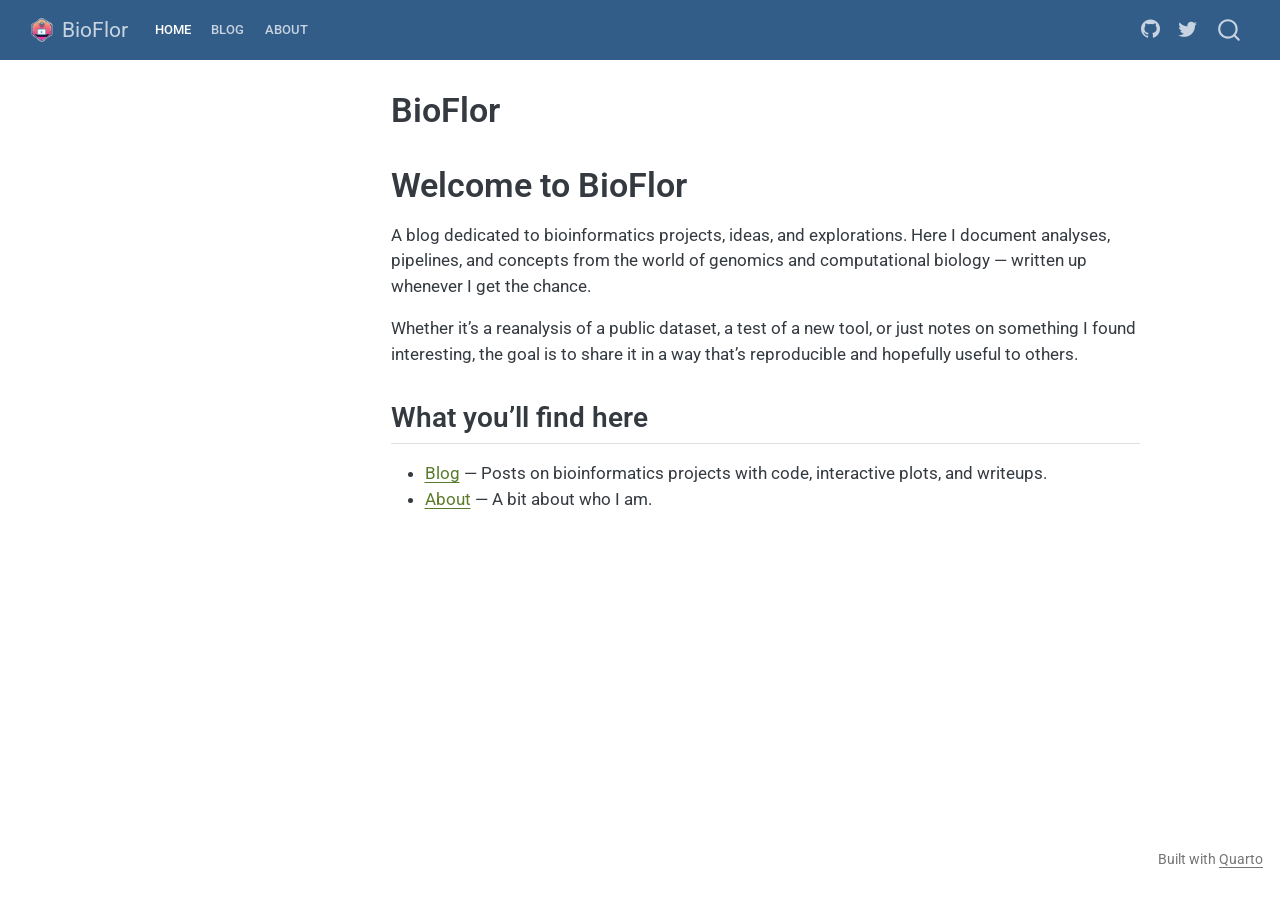
<file: index.html>
<!DOCTYPE html>
<html xmlns="http://www.w3.org/1999/xhtml" lang="en" xml:lang="en"><head>

<meta charset="utf-8">
<meta name="generator" content="quarto-1.9.30">

<meta name="viewport" content="width=device-width, initial-scale=1.0, user-scalable=yes">


<title>BioFlor</title>
<style>
/* Default styles provided by pandoc.
** See https://pandoc.org/MANUAL.html#variables-for-html for config info.
*/
code{white-space: pre-wrap;}
span.smallcaps{font-variant: small-caps;}
div.columns{display: flex; gap: min(4vw, 1.5em);}
div.column{flex: auto; overflow-x: auto;}
div.hanging-indent{margin-left: 1.5em; text-indent: -1.5em;}
ul.task-list{list-style: none;}
ul.task-list li input[type="checkbox"] {
  width: 0.8em;
  margin: 0 0.8em 0.2em -1em; /* quarto-specific, see https://github.com/quarto-dev/quarto-cli/issues/4556 */ 
  vertical-align: middle;
}
</style>


<script src="site_libs/quarto-nav/quarto-nav.js"></script>
<script src="site_libs/quarto-nav/headroom.min.js"></script>
<script src="site_libs/clipboard/clipboard.min.js"></script>
<script src="site_libs/quarto-search/autocomplete.umd.js"></script>
<script src="site_libs/quarto-search/fuse.min.js"></script>
<script src="site_libs/quarto-search/quarto-search.js"></script>
<meta name="quarto:offset" content="./">
<link href="./images/bioflor_logo_V1.png" rel="icon" type="image/png">
<script src="site_libs/quarto-html/quarto.js" type="module"></script>
<script src="site_libs/quarto-html/tabsets/tabsets.js" type="module"></script>
<script src="site_libs/quarto-html/popper.min.js"></script>
<script src="site_libs/quarto-html/tippy.umd.min.js"></script>
<script src="site_libs/quarto-html/anchor.min.js"></script>
<link href="site_libs/quarto-html/tippy.css" rel="stylesheet">
<link href="site_libs/quarto-html/quarto-syntax-highlighting-b6a8276bf55561bdbc268162d41bd1f7.css" rel="stylesheet" id="quarto-text-highlighting-styles">
<script src="site_libs/bootstrap/bootstrap.min.js"></script>
<link href="site_libs/bootstrap/bootstrap-icons.css" rel="stylesheet">
<link href="site_libs/bootstrap/bootstrap-2cbe0049f72db153ca2f2bc45e030628.min.css" rel="stylesheet" append-hash="true" id="quarto-bootstrap" data-mode="light">
<script id="quarto-search-options" type="application/json">{
  "location": "navbar",
  "copy-button": false,
  "collapse-after": 3,
  "panel-placement": "end",
  "type": "overlay",
  "limit": 50,
  "keyboard-shortcut": [
    "f",
    "/",
    "s"
  ],
  "show-item-context": false,
  "language": {
    "search-no-results-text": "No results",
    "search-matching-documents-text": "matching documents",
    "search-copy-link-title": "Copy link to search",
    "search-hide-matches-text": "Hide additional matches",
    "search-more-match-text": "more match in this document",
    "search-more-matches-text": "more matches in this document",
    "search-clear-button-title": "Clear",
    "search-text-placeholder": "",
    "search-detached-cancel-button-title": "Cancel",
    "search-submit-button-title": "Submit",
    "search-label": "Search"
  }
}</script>


</head>

<body class="floating nav-fixed fullcontent quarto-light">

<div id="quarto-search-results"></div>
  <header id="quarto-header" class="headroom fixed-top">
    <nav class="navbar navbar-expand-lg " data-bs-theme="dark">
      <div class="navbar-container container-fluid">
      <div class="navbar-brand-container mx-auto">
    <a href="./index.html" class="navbar-brand navbar-brand-logo">
    <img src="./images/bioflor_logo_V1.png" alt="" class="navbar-logo light-content">
    <img src="./images/bioflor_logo_V1.png" alt="" class="navbar-logo dark-content">
    </a>
    <a class="navbar-brand" href="./index.html">
    <span class="navbar-title">BioFlor</span>
    </a>
  </div>
            <div id="quarto-search" class="" title="Search"></div>
          <button class="navbar-toggler" type="button" data-bs-toggle="collapse" data-bs-target="#navbarCollapse" aria-controls="navbarCollapse" role="menu" aria-expanded="false" aria-label="Toggle navigation" onclick="if (window.quartoToggleHeadroom) { window.quartoToggleHeadroom(); }">
  <span class="navbar-toggler-icon"></span>
</button>
          <div class="collapse navbar-collapse" id="navbarCollapse">
            <ul class="navbar-nav navbar-nav-scroll me-auto">
  <li class="nav-item">
    <a class="nav-link active" href="./index.html" aria-current="page"> 
<span class="menu-text">Home</span></a>
  </li>  
  <li class="nav-item">
    <a class="nav-link" href="./blog/index.html"> 
<span class="menu-text">Blog</span></a>
  </li>  
  <li class="nav-item">
    <a class="nav-link" href="./about.html"> 
<span class="menu-text">About</span></a>
  </li>  
</ul>
            <ul class="navbar-nav navbar-nav-scroll ms-auto">
  <li class="nav-item compact">
    <a class="nav-link" href="https://github.com/TheGreatJack"> <i class="bi bi-github" role="img">
</i> 
<span class="menu-text"></span></a>
  </li>  
  <li class="nav-item compact">
    <a class="nav-link" href="https://twitter.com/AndrewPhill259"> <i class="bi bi-twitter" role="img">
</i> 
<span class="menu-text"></span></a>
  </li>  
</ul>
          </div> <!-- /navcollapse -->
            <div class="quarto-navbar-tools">
</div>
      </div> <!-- /container-fluid -->
    </nav>
</header>
<!-- content -->
<div id="quarto-content" class="quarto-container page-columns page-rows-contents page-layout-article page-navbar">
<!-- sidebar -->
  <nav id="quarto-sidebar" class="sidebar collapse collapse-horizontal quarto-sidebar-collapse-item sidebar-navigation floating overflow-auto">
    
</nav>
<div id="quarto-sidebar-glass" class="quarto-sidebar-collapse-item" data-bs-toggle="collapse" data-bs-target=".quarto-sidebar-collapse-item"></div>
<!-- margin-sidebar -->
    
<!-- main -->
<main class="content" id="quarto-document-content">

<header id="title-block-header" class="quarto-title-block default">
<div class="quarto-title">
<h1 class="title">BioFlor</h1>
</div>



<div class="quarto-title-meta">

    
  
    
  </div>
  


</header>


<section id="welcome-to-bioflor" class="level1">
<h1>Welcome to BioFlor</h1>
<p>A blog dedicated to bioinformatics projects, ideas, and explorations. Here I document analyses, pipelines, and concepts from the world of genomics and computational biology — written up whenever I get the chance.</p>
<p>Whether it’s a reanalysis of a public dataset, a test of a new tool, or just notes on something I found interesting, the goal is to share it in a way that’s reproducible and hopefully useful to others.</p>
<section id="what-youll-find-here" class="level2">
<h2 class="anchored" data-anchor-id="what-youll-find-here">What you’ll find here</h2>
<ul>
<li><strong><a href="./blog/index.html">Blog</a></strong> — Posts on bioinformatics projects with code, interactive plots, and writeups.</li>
<li><strong><a href="./about.html">About</a></strong> — A bit about who I am.</li>
</ul>


</section>
</section>

</main> <!-- /main -->
<script id="quarto-html-after-body" type="application/javascript">
  window.document.addEventListener("DOMContentLoaded", function (event) {
    const icon = "";
    const anchorJS = new window.AnchorJS();
    anchorJS.options = {
      placement: 'right',
      icon: icon
    };
    anchorJS.add('.anchored');
    const isCodeAnnotation = (el) => {
      for (const clz of el.classList) {
        if (clz.startsWith('code-annotation-')) {                     
          return true;
        }
      }
      return false;
    }
    const onCopySuccess = function(e) {
      // button target
      const button = e.trigger;
      // don't keep focus
      button.blur();
      // flash "checked"
      button.classList.add('code-copy-button-checked');
      var currentTitle = button.getAttribute("title");
      button.setAttribute("title", "Copied!");
      let tooltip;
      if (window.bootstrap) {
        button.setAttribute("data-bs-toggle", "tooltip");
        button.setAttribute("data-bs-placement", "left");
        button.setAttribute("data-bs-title", "Copied!");
        tooltip = new bootstrap.Tooltip(button, 
          { trigger: "manual", 
            customClass: "code-copy-button-tooltip",
            offset: [0, -8]});
        tooltip.show();    
      }
      setTimeout(function() {
        if (tooltip) {
          tooltip.hide();
          button.removeAttribute("data-bs-title");
          button.removeAttribute("data-bs-toggle");
          button.removeAttribute("data-bs-placement");
        }
        button.setAttribute("title", currentTitle);
        button.classList.remove('code-copy-button-checked');
      }, 1000);
      // clear code selection
      e.clearSelection();
    }
    const getTextToCopy = function(trigger) {
      const outerScaffold = trigger.parentElement.cloneNode(true);
      const codeEl = outerScaffold.querySelector('code');
      for (const childEl of codeEl.children) {
        if (isCodeAnnotation(childEl)) {
          childEl.remove();
        }
      }
      return codeEl.innerText;
    }
    const clipboard = new window.ClipboardJS('.code-copy-button:not([data-in-quarto-modal])', {
      text: getTextToCopy
    });
    clipboard.on('success', onCopySuccess);
    if (window.document.getElementById('quarto-embedded-source-code-modal')) {
      const clipboardModal = new window.ClipboardJS('.code-copy-button[data-in-quarto-modal]', {
        text: getTextToCopy,
        container: window.document.getElementById('quarto-embedded-source-code-modal')
      });
      clipboardModal.on('success', onCopySuccess);
    }
      var localhostRegex = new RegExp(/^(?:http|https):\/\/localhost\:?[0-9]*\//);
      var mailtoRegex = new RegExp(/^mailto:/);
        var filterRegex = new RegExp("https:\/\/thegreatjack\.github\.io\/");
      var isInternal = (href) => {
          return filterRegex.test(href) || localhostRegex.test(href) || mailtoRegex.test(href);
      }
      // Inspect non-navigation links and adorn them if external
     var links = window.document.querySelectorAll('a[href]:not(.nav-link):not(.navbar-brand):not(.toc-action):not(.sidebar-link):not(.sidebar-item-toggle):not(.pagination-link):not(.no-external):not([aria-hidden]):not(.dropdown-item):not(.quarto-navigation-tool):not(.about-link)');
      for (var i=0; i<links.length; i++) {
        const link = links[i];
        if (!isInternal(link.href)) {
          // undo the damage that might have been done by quarto-nav.js in the case of
          // links that we want to consider external
          if (link.dataset.originalHref !== undefined) {
            link.href = link.dataset.originalHref;
          }
        }
      }
    function tippyHover(el, contentFn, onTriggerFn, onUntriggerFn) {
      const config = {
        allowHTML: true,
        maxWidth: 500,
        delay: 100,
        arrow: false,
        appendTo: function(el) {
            return el.parentElement;
        },
        interactive: true,
        interactiveBorder: 10,
        theme: 'quarto',
        placement: 'bottom-start',
      };
      if (contentFn) {
        config.content = contentFn;
      }
      if (onTriggerFn) {
        config.onTrigger = onTriggerFn;
      }
      if (onUntriggerFn) {
        config.onUntrigger = onUntriggerFn;
      }
      window.tippy(el, config); 
    }
    const noterefs = window.document.querySelectorAll('a[role="doc-noteref"]');
    for (var i=0; i<noterefs.length; i++) {
      const ref = noterefs[i];
      tippyHover(ref, function() {
        // use id or data attribute instead here
        let href = ref.getAttribute('data-footnote-href') || ref.getAttribute('href');
        try { href = new URL(href).hash; } catch {}
        const id = href.replace(/^#\/?/, "");
        const note = window.document.getElementById(id);
        if (note) {
          return note.innerHTML;
        } else {
          return "";
        }
      });
    }
    const xrefs = window.document.querySelectorAll('a.quarto-xref');
    const processXRef = (id, note) => {
      // Strip column container classes
      const stripColumnClz = (el) => {
        el.classList.remove("page-full", "page-columns");
        if (el.children) {
          for (const child of el.children) {
            stripColumnClz(child);
          }
        }
      }
      stripColumnClz(note)
      if (id === null || id.startsWith('sec-')) {
        // Special case sections, only their first couple elements
        const container = document.createElement("div");
        if (note.children && note.children.length > 2) {
          container.appendChild(note.children[0].cloneNode(true));
          for (let i = 1; i < note.children.length; i++) {
            const child = note.children[i];
            if (child.tagName === "P" && child.innerText === "") {
              continue;
            } else {
              container.appendChild(child.cloneNode(true));
              break;
            }
          }
          if (window.Quarto?.typesetMath) {
            window.Quarto.typesetMath(container);
          }
          return container.innerHTML
        } else {
          if (window.Quarto?.typesetMath) {
            window.Quarto.typesetMath(note);
          }
          return note.innerHTML;
        }
      } else {
        // Remove any anchor links if they are present
        const anchorLink = note.querySelector('a.anchorjs-link');
        if (anchorLink) {
          anchorLink.remove();
        }
        if (window.Quarto?.typesetMath) {
          window.Quarto.typesetMath(note);
        }
        if (note.classList.contains("callout")) {
          return note.outerHTML;
        } else {
          return note.innerHTML;
        }
      }
    }
    for (var i=0; i<xrefs.length; i++) {
      const xref = xrefs[i];
      tippyHover(xref, undefined, function(instance) {
        instance.disable();
        let url = xref.getAttribute('href');
        let hash = undefined; 
        if (url.startsWith('#')) {
          hash = url;
        } else {
          try { hash = new URL(url).hash; } catch {}
        }
        if (hash) {
          const id = hash.replace(/^#\/?/, "");
          const note = window.document.getElementById(id);
          if (note !== null) {
            try {
              const html = processXRef(id, note.cloneNode(true));
              instance.setContent(html);
            } finally {
              instance.enable();
              instance.show();
            }
          } else {
            // See if we can fetch this
            fetch(url.split('#')[0])
            .then(res => res.text())
            .then(html => {
              const parser = new DOMParser();
              const htmlDoc = parser.parseFromString(html, "text/html");
              const note = htmlDoc.getElementById(id);
              if (note !== null) {
                const html = processXRef(id, note);
                instance.setContent(html);
              } 
            }).finally(() => {
              instance.enable();
              instance.show();
            });
          }
        } else {
          // See if we can fetch a full url (with no hash to target)
          // This is a special case and we should probably do some content thinning / targeting
          fetch(url)
          .then(res => res.text())
          .then(html => {
            const parser = new DOMParser();
            const htmlDoc = parser.parseFromString(html, "text/html");
            const note = htmlDoc.querySelector('main.content');
            if (note !== null) {
              // This should only happen for chapter cross references
              // (since there is no id in the URL)
              // remove the first header
              if (note.children.length > 0 && note.children[0].tagName === "HEADER") {
                note.children[0].remove();
              }
              const html = processXRef(null, note);
              instance.setContent(html);
            } 
          }).finally(() => {
            instance.enable();
            instance.show();
          });
        }
      }, function(instance) {
      });
    }
        let selectedAnnoteEl;
        const selectorForAnnotation = ( cell, annotation) => {
          let cellAttr = 'data-code-cell="' + cell + '"';
          let lineAttr = 'data-code-annotation="' +  annotation + '"';
          const selector = 'span[' + cellAttr + '][' + lineAttr + ']';
          return selector;
        }
        const selectCodeLines = (annoteEl) => {
          const doc = window.document;
          const targetCell = annoteEl.getAttribute("data-target-cell");
          const targetAnnotation = annoteEl.getAttribute("data-target-annotation");
          const annoteSpan = window.document.querySelector(selectorForAnnotation(targetCell, targetAnnotation));
          const lines = annoteSpan.getAttribute("data-code-lines").split(",");
          const lineIds = lines.map((line) => {
            return targetCell + "-" + line;
          })
          let top = null;
          let height = null;
          let parent = null;
          if (lineIds.length > 0) {
              //compute the position of the single el (top and bottom and make a div)
              const el = window.document.getElementById(lineIds[0]);
              top = el.offsetTop;
              height = el.offsetHeight;
              parent = el.parentElement.parentElement;
            if (lineIds.length > 1) {
              const lastEl = window.document.getElementById(lineIds[lineIds.length - 1]);
              const bottom = lastEl.offsetTop + lastEl.offsetHeight;
              height = bottom - top;
            }
            if (top !== null && height !== null && parent !== null) {
              // cook up a div (if necessary) and position it 
              let div = window.document.getElementById("code-annotation-line-highlight");
              if (div === null) {
                div = window.document.createElement("div");
                div.setAttribute("id", "code-annotation-line-highlight");
                div.style.position = 'absolute';
                parent.appendChild(div);
              }
              div.style.top = top - 2 + "px";
              div.style.height = height + 4 + "px";
              div.style.left = 0;
              let gutterDiv = window.document.getElementById("code-annotation-line-highlight-gutter");
              if (gutterDiv === null) {
                gutterDiv = window.document.createElement("div");
                gutterDiv.setAttribute("id", "code-annotation-line-highlight-gutter");
                gutterDiv.style.position = 'absolute';
                const codeCell = window.document.getElementById(targetCell);
                const gutter = codeCell.querySelector('.code-annotation-gutter');
                gutter.appendChild(gutterDiv);
              }
              gutterDiv.style.top = top - 2 + "px";
              gutterDiv.style.height = height + 4 + "px";
            }
            selectedAnnoteEl = annoteEl;
          }
        };
        const unselectCodeLines = () => {
          const elementsIds = ["code-annotation-line-highlight", "code-annotation-line-highlight-gutter"];
          elementsIds.forEach((elId) => {
            const div = window.document.getElementById(elId);
            if (div) {
              div.remove();
            }
          });
          selectedAnnoteEl = undefined;
        };
          // Handle positioning of the toggle
      window.addEventListener(
        "resize",
        throttle(() => {
          elRect = undefined;
          if (selectedAnnoteEl) {
            selectCodeLines(selectedAnnoteEl);
          }
        }, 10)
      );
      function throttle(fn, ms) {
      let throttle = false;
      let timer;
        return (...args) => {
          if(!throttle) { // first call gets through
              fn.apply(this, args);
              throttle = true;
          } else { // all the others get throttled
              if(timer) clearTimeout(timer); // cancel #2
              timer = setTimeout(() => {
                fn.apply(this, args);
                timer = throttle = false;
              }, ms);
          }
        };
      }
        // Attach click handler to the DT
        const annoteDls = window.document.querySelectorAll('dt[data-target-cell]');
        for (const annoteDlNode of annoteDls) {
          annoteDlNode.addEventListener('click', (event) => {
            const clickedEl = event.target;
            if (clickedEl !== selectedAnnoteEl) {
              unselectCodeLines();
              const activeEl = window.document.querySelector('dt[data-target-cell].code-annotation-active');
              if (activeEl) {
                activeEl.classList.remove('code-annotation-active');
              }
              selectCodeLines(clickedEl);
              clickedEl.classList.add('code-annotation-active');
            } else {
              // Unselect the line
              unselectCodeLines();
              clickedEl.classList.remove('code-annotation-active');
            }
          });
        }
    const findCites = (el) => {
      const parentEl = el.parentElement;
      if (parentEl) {
        const cites = parentEl.dataset.cites;
        if (cites) {
          return {
            el,
            cites: cites.split(' ')
          };
        } else {
          return findCites(el.parentElement)
        }
      } else {
        return undefined;
      }
    };
    var bibliorefs = window.document.querySelectorAll('a[role="doc-biblioref"]');
    for (var i=0; i<bibliorefs.length; i++) {
      const ref = bibliorefs[i];
      const citeInfo = findCites(ref);
      if (citeInfo) {
        tippyHover(citeInfo.el, function() {
          var popup = window.document.createElement('div');
          citeInfo.cites.forEach(function(cite) {
            var citeDiv = window.document.createElement('div');
            citeDiv.classList.add('hanging-indent');
            citeDiv.classList.add('csl-entry');
            var biblioDiv = window.document.getElementById('ref-' + cite);
            if (biblioDiv) {
              citeDiv.innerHTML = biblioDiv.innerHTML;
            }
            popup.appendChild(citeDiv);
          });
          return popup.innerHTML;
        });
      }
    }
  });
  </script>
</div> <!-- /content -->
<footer class="footer">
  <div class="nav-footer">
    <div class="nav-footer-left">
      &nbsp;
    </div>   
    <div class="nav-footer-center">
      &nbsp;
    </div>
    <div class="nav-footer-right">
<p>Built with <a href="https://quarto.org/">Quarto</a></p>
</div>
  </div>
</footer>




</body></html>
</file>
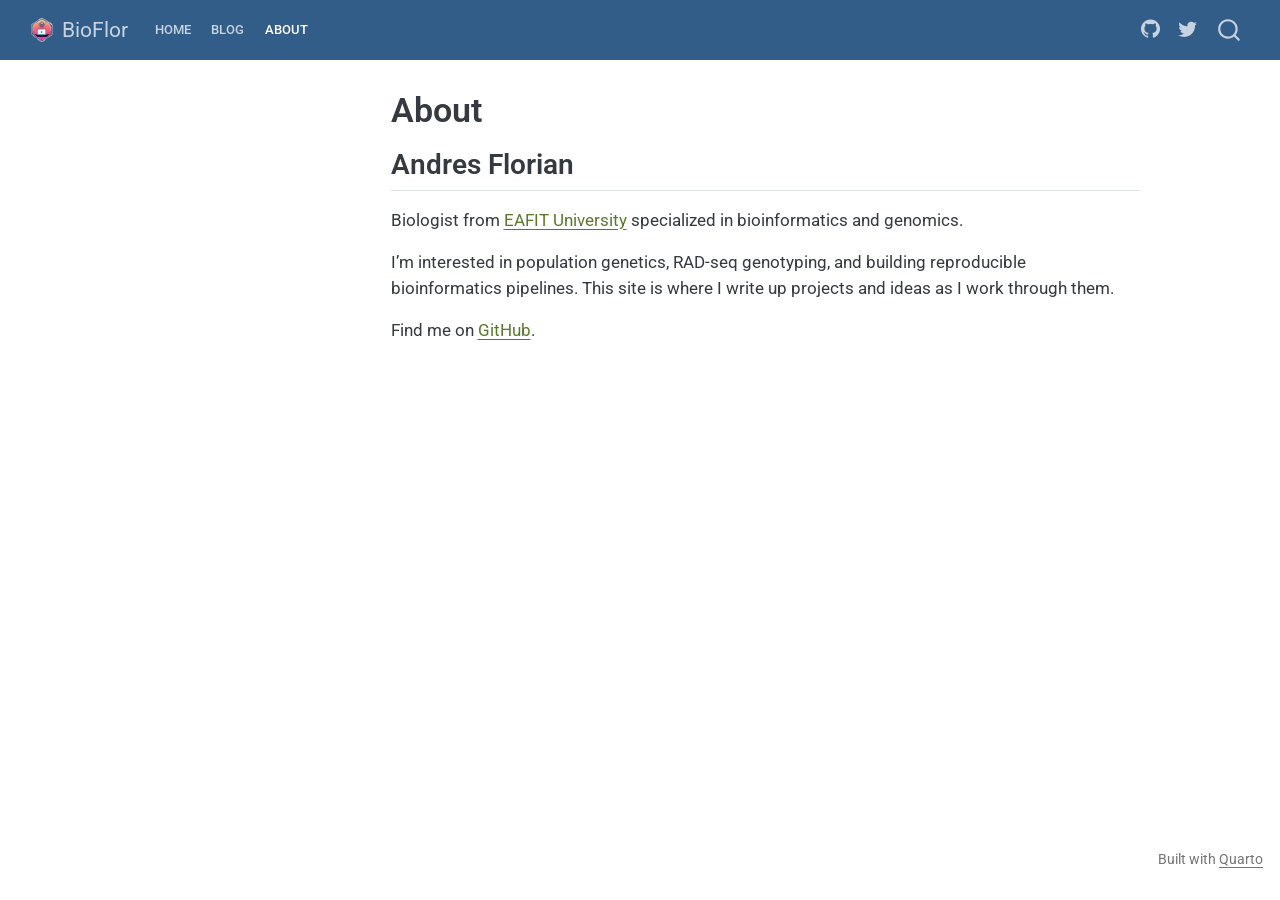
<file: about.html>
<!DOCTYPE html>
<html xmlns="http://www.w3.org/1999/xhtml" lang="en" xml:lang="en"><head>

<meta charset="utf-8">
<meta name="generator" content="quarto-1.9.30">

<meta name="viewport" content="width=device-width, initial-scale=1.0, user-scalable=yes">


<title>About – BioFlor</title>
<style>
/* Default styles provided by pandoc.
** See https://pandoc.org/MANUAL.html#variables-for-html for config info.
*/
code{white-space: pre-wrap;}
span.smallcaps{font-variant: small-caps;}
div.columns{display: flex; gap: min(4vw, 1.5em);}
div.column{flex: auto; overflow-x: auto;}
div.hanging-indent{margin-left: 1.5em; text-indent: -1.5em;}
ul.task-list{list-style: none;}
ul.task-list li input[type="checkbox"] {
  width: 0.8em;
  margin: 0 0.8em 0.2em -1em; /* quarto-specific, see https://github.com/quarto-dev/quarto-cli/issues/4556 */ 
  vertical-align: middle;
}
</style>


<script src="site_libs/quarto-nav/quarto-nav.js"></script>
<script src="site_libs/quarto-nav/headroom.min.js"></script>
<script src="site_libs/clipboard/clipboard.min.js"></script>
<script src="site_libs/quarto-search/autocomplete.umd.js"></script>
<script src="site_libs/quarto-search/fuse.min.js"></script>
<script src="site_libs/quarto-search/quarto-search.js"></script>
<meta name="quarto:offset" content="./">
<link href="./images/bioflor_logo_V1.png" rel="icon" type="image/png">
<script src="site_libs/quarto-html/quarto.js" type="module"></script>
<script src="site_libs/quarto-html/tabsets/tabsets.js" type="module"></script>
<script src="site_libs/quarto-html/popper.min.js"></script>
<script src="site_libs/quarto-html/tippy.umd.min.js"></script>
<script src="site_libs/quarto-html/anchor.min.js"></script>
<link href="site_libs/quarto-html/tippy.css" rel="stylesheet">
<link href="site_libs/quarto-html/quarto-syntax-highlighting-b6a8276bf55561bdbc268162d41bd1f7.css" rel="stylesheet" id="quarto-text-highlighting-styles">
<script src="site_libs/bootstrap/bootstrap.min.js"></script>
<link href="site_libs/bootstrap/bootstrap-icons.css" rel="stylesheet">
<link href="site_libs/bootstrap/bootstrap-2cbe0049f72db153ca2f2bc45e030628.min.css" rel="stylesheet" append-hash="true" id="quarto-bootstrap" data-mode="light">
<script id="quarto-search-options" type="application/json">{
  "location": "navbar",
  "copy-button": false,
  "collapse-after": 3,
  "panel-placement": "end",
  "type": "overlay",
  "limit": 50,
  "keyboard-shortcut": [
    "f",
    "/",
    "s"
  ],
  "show-item-context": false,
  "language": {
    "search-no-results-text": "No results",
    "search-matching-documents-text": "matching documents",
    "search-copy-link-title": "Copy link to search",
    "search-hide-matches-text": "Hide additional matches",
    "search-more-match-text": "more match in this document",
    "search-more-matches-text": "more matches in this document",
    "search-clear-button-title": "Clear",
    "search-text-placeholder": "",
    "search-detached-cancel-button-title": "Cancel",
    "search-submit-button-title": "Submit",
    "search-label": "Search"
  }
}</script>


</head>

<body class="floating nav-fixed fullcontent quarto-light">

<div id="quarto-search-results"></div>
  <header id="quarto-header" class="headroom fixed-top">
    <nav class="navbar navbar-expand-lg " data-bs-theme="dark">
      <div class="navbar-container container-fluid">
      <div class="navbar-brand-container mx-auto">
    <a href="./index.html" class="navbar-brand navbar-brand-logo">
    <img src="./images/bioflor_logo_V1.png" alt="" class="navbar-logo light-content">
    <img src="./images/bioflor_logo_V1.png" alt="" class="navbar-logo dark-content">
    </a>
    <a class="navbar-brand" href="./index.html">
    <span class="navbar-title">BioFlor</span>
    </a>
  </div>
            <div id="quarto-search" class="" title="Search"></div>
          <button class="navbar-toggler" type="button" data-bs-toggle="collapse" data-bs-target="#navbarCollapse" aria-controls="navbarCollapse" role="menu" aria-expanded="false" aria-label="Toggle navigation" onclick="if (window.quartoToggleHeadroom) { window.quartoToggleHeadroom(); }">
  <span class="navbar-toggler-icon"></span>
</button>
          <div class="collapse navbar-collapse" id="navbarCollapse">
            <ul class="navbar-nav navbar-nav-scroll me-auto">
  <li class="nav-item">
    <a class="nav-link" href="./index.html"> 
<span class="menu-text">Home</span></a>
  </li>  
  <li class="nav-item">
    <a class="nav-link" href="./blog/index.html"> 
<span class="menu-text">Blog</span></a>
  </li>  
  <li class="nav-item">
    <a class="nav-link active" href="./about.html" aria-current="page"> 
<span class="menu-text">About</span></a>
  </li>  
</ul>
            <ul class="navbar-nav navbar-nav-scroll ms-auto">
  <li class="nav-item compact">
    <a class="nav-link" href="https://github.com/TheGreatJack"> <i class="bi bi-github" role="img">
</i> 
<span class="menu-text"></span></a>
  </li>  
  <li class="nav-item compact">
    <a class="nav-link" href="https://twitter.com/AndrewPhill259"> <i class="bi bi-twitter" role="img">
</i> 
<span class="menu-text"></span></a>
  </li>  
</ul>
          </div> <!-- /navcollapse -->
            <div class="quarto-navbar-tools">
</div>
      </div> <!-- /container-fluid -->
    </nav>
</header>
<!-- content -->
<div id="quarto-content" class="quarto-container page-columns page-rows-contents page-layout-article page-navbar">
<!-- sidebar -->
  <nav id="quarto-sidebar" class="sidebar collapse collapse-horizontal quarto-sidebar-collapse-item sidebar-navigation floating overflow-auto">
    
</nav>
<div id="quarto-sidebar-glass" class="quarto-sidebar-collapse-item" data-bs-toggle="collapse" data-bs-target=".quarto-sidebar-collapse-item"></div>
<!-- margin-sidebar -->
    
<!-- main -->
<main class="content" id="quarto-document-content">

<header id="title-block-header" class="quarto-title-block default">
<div class="quarto-title">
<h1 class="title">About</h1>
</div>



<div class="quarto-title-meta">

    
  
    
  </div>
  


</header>


<section id="andres-florian" class="level2">
<h2 class="anchored" data-anchor-id="andres-florian">Andres Florian</h2>
<p>Biologist from <a href="https://www.eafit.edu.co/">EAFIT University</a> specialized in bioinformatics and genomics.</p>
<p>I’m interested in population genetics, RAD-seq genotyping, and building reproducible bioinformatics pipelines. This site is where I write up projects and ideas as I work through them.</p>
<p>Find me on <a href="https://github.com/TheGreatJack">GitHub</a>.</p>


</section>

</main> <!-- /main -->
<script id="quarto-html-after-body" type="application/javascript">
  window.document.addEventListener("DOMContentLoaded", function (event) {
    const icon = "";
    const anchorJS = new window.AnchorJS();
    anchorJS.options = {
      placement: 'right',
      icon: icon
    };
    anchorJS.add('.anchored');
    const isCodeAnnotation = (el) => {
      for (const clz of el.classList) {
        if (clz.startsWith('code-annotation-')) {                     
          return true;
        }
      }
      return false;
    }
    const onCopySuccess = function(e) {
      // button target
      const button = e.trigger;
      // don't keep focus
      button.blur();
      // flash "checked"
      button.classList.add('code-copy-button-checked');
      var currentTitle = button.getAttribute("title");
      button.setAttribute("title", "Copied!");
      let tooltip;
      if (window.bootstrap) {
        button.setAttribute("data-bs-toggle", "tooltip");
        button.setAttribute("data-bs-placement", "left");
        button.setAttribute("data-bs-title", "Copied!");
        tooltip = new bootstrap.Tooltip(button, 
          { trigger: "manual", 
            customClass: "code-copy-button-tooltip",
            offset: [0, -8]});
        tooltip.show();    
      }
      setTimeout(function() {
        if (tooltip) {
          tooltip.hide();
          button.removeAttribute("data-bs-title");
          button.removeAttribute("data-bs-toggle");
          button.removeAttribute("data-bs-placement");
        }
        button.setAttribute("title", currentTitle);
        button.classList.remove('code-copy-button-checked');
      }, 1000);
      // clear code selection
      e.clearSelection();
    }
    const getTextToCopy = function(trigger) {
      const outerScaffold = trigger.parentElement.cloneNode(true);
      const codeEl = outerScaffold.querySelector('code');
      for (const childEl of codeEl.children) {
        if (isCodeAnnotation(childEl)) {
          childEl.remove();
        }
      }
      return codeEl.innerText;
    }
    const clipboard = new window.ClipboardJS('.code-copy-button:not([data-in-quarto-modal])', {
      text: getTextToCopy
    });
    clipboard.on('success', onCopySuccess);
    if (window.document.getElementById('quarto-embedded-source-code-modal')) {
      const clipboardModal = new window.ClipboardJS('.code-copy-button[data-in-quarto-modal]', {
        text: getTextToCopy,
        container: window.document.getElementById('quarto-embedded-source-code-modal')
      });
      clipboardModal.on('success', onCopySuccess);
    }
      var localhostRegex = new RegExp(/^(?:http|https):\/\/localhost\:?[0-9]*\//);
      var mailtoRegex = new RegExp(/^mailto:/);
        var filterRegex = new RegExp("https:\/\/thegreatjack\.github\.io\/");
      var isInternal = (href) => {
          return filterRegex.test(href) || localhostRegex.test(href) || mailtoRegex.test(href);
      }
      // Inspect non-navigation links and adorn them if external
     var links = window.document.querySelectorAll('a[href]:not(.nav-link):not(.navbar-brand):not(.toc-action):not(.sidebar-link):not(.sidebar-item-toggle):not(.pagination-link):not(.no-external):not([aria-hidden]):not(.dropdown-item):not(.quarto-navigation-tool):not(.about-link)');
      for (var i=0; i<links.length; i++) {
        const link = links[i];
        if (!isInternal(link.href)) {
          // undo the damage that might have been done by quarto-nav.js in the case of
          // links that we want to consider external
          if (link.dataset.originalHref !== undefined) {
            link.href = link.dataset.originalHref;
          }
        }
      }
    function tippyHover(el, contentFn, onTriggerFn, onUntriggerFn) {
      const config = {
        allowHTML: true,
        maxWidth: 500,
        delay: 100,
        arrow: false,
        appendTo: function(el) {
            return el.parentElement;
        },
        interactive: true,
        interactiveBorder: 10,
        theme: 'quarto',
        placement: 'bottom-start',
      };
      if (contentFn) {
        config.content = contentFn;
      }
      if (onTriggerFn) {
        config.onTrigger = onTriggerFn;
      }
      if (onUntriggerFn) {
        config.onUntrigger = onUntriggerFn;
      }
      window.tippy(el, config); 
    }
    const noterefs = window.document.querySelectorAll('a[role="doc-noteref"]');
    for (var i=0; i<noterefs.length; i++) {
      const ref = noterefs[i];
      tippyHover(ref, function() {
        // use id or data attribute instead here
        let href = ref.getAttribute('data-footnote-href') || ref.getAttribute('href');
        try { href = new URL(href).hash; } catch {}
        const id = href.replace(/^#\/?/, "");
        const note = window.document.getElementById(id);
        if (note) {
          return note.innerHTML;
        } else {
          return "";
        }
      });
    }
    const xrefs = window.document.querySelectorAll('a.quarto-xref');
    const processXRef = (id, note) => {
      // Strip column container classes
      const stripColumnClz = (el) => {
        el.classList.remove("page-full", "page-columns");
        if (el.children) {
          for (const child of el.children) {
            stripColumnClz(child);
          }
        }
      }
      stripColumnClz(note)
      if (id === null || id.startsWith('sec-')) {
        // Special case sections, only their first couple elements
        const container = document.createElement("div");
        if (note.children && note.children.length > 2) {
          container.appendChild(note.children[0].cloneNode(true));
          for (let i = 1; i < note.children.length; i++) {
            const child = note.children[i];
            if (child.tagName === "P" && child.innerText === "") {
              continue;
            } else {
              container.appendChild(child.cloneNode(true));
              break;
            }
          }
          if (window.Quarto?.typesetMath) {
            window.Quarto.typesetMath(container);
          }
          return container.innerHTML
        } else {
          if (window.Quarto?.typesetMath) {
            window.Quarto.typesetMath(note);
          }
          return note.innerHTML;
        }
      } else {
        // Remove any anchor links if they are present
        const anchorLink = note.querySelector('a.anchorjs-link');
        if (anchorLink) {
          anchorLink.remove();
        }
        if (window.Quarto?.typesetMath) {
          window.Quarto.typesetMath(note);
        }
        if (note.classList.contains("callout")) {
          return note.outerHTML;
        } else {
          return note.innerHTML;
        }
      }
    }
    for (var i=0; i<xrefs.length; i++) {
      const xref = xrefs[i];
      tippyHover(xref, undefined, function(instance) {
        instance.disable();
        let url = xref.getAttribute('href');
        let hash = undefined; 
        if (url.startsWith('#')) {
          hash = url;
        } else {
          try { hash = new URL(url).hash; } catch {}
        }
        if (hash) {
          const id = hash.replace(/^#\/?/, "");
          const note = window.document.getElementById(id);
          if (note !== null) {
            try {
              const html = processXRef(id, note.cloneNode(true));
              instance.setContent(html);
            } finally {
              instance.enable();
              instance.show();
            }
          } else {
            // See if we can fetch this
            fetch(url.split('#')[0])
            .then(res => res.text())
            .then(html => {
              const parser = new DOMParser();
              const htmlDoc = parser.parseFromString(html, "text/html");
              const note = htmlDoc.getElementById(id);
              if (note !== null) {
                const html = processXRef(id, note);
                instance.setContent(html);
              } 
            }).finally(() => {
              instance.enable();
              instance.show();
            });
          }
        } else {
          // See if we can fetch a full url (with no hash to target)
          // This is a special case and we should probably do some content thinning / targeting
          fetch(url)
          .then(res => res.text())
          .then(html => {
            const parser = new DOMParser();
            const htmlDoc = parser.parseFromString(html, "text/html");
            const note = htmlDoc.querySelector('main.content');
            if (note !== null) {
              // This should only happen for chapter cross references
              // (since there is no id in the URL)
              // remove the first header
              if (note.children.length > 0 && note.children[0].tagName === "HEADER") {
                note.children[0].remove();
              }
              const html = processXRef(null, note);
              instance.setContent(html);
            } 
          }).finally(() => {
            instance.enable();
            instance.show();
          });
        }
      }, function(instance) {
      });
    }
        let selectedAnnoteEl;
        const selectorForAnnotation = ( cell, annotation) => {
          let cellAttr = 'data-code-cell="' + cell + '"';
          let lineAttr = 'data-code-annotation="' +  annotation + '"';
          const selector = 'span[' + cellAttr + '][' + lineAttr + ']';
          return selector;
        }
        const selectCodeLines = (annoteEl) => {
          const doc = window.document;
          const targetCell = annoteEl.getAttribute("data-target-cell");
          const targetAnnotation = annoteEl.getAttribute("data-target-annotation");
          const annoteSpan = window.document.querySelector(selectorForAnnotation(targetCell, targetAnnotation));
          const lines = annoteSpan.getAttribute("data-code-lines").split(",");
          const lineIds = lines.map((line) => {
            return targetCell + "-" + line;
          })
          let top = null;
          let height = null;
          let parent = null;
          if (lineIds.length > 0) {
              //compute the position of the single el (top and bottom and make a div)
              const el = window.document.getElementById(lineIds[0]);
              top = el.offsetTop;
              height = el.offsetHeight;
              parent = el.parentElement.parentElement;
            if (lineIds.length > 1) {
              const lastEl = window.document.getElementById(lineIds[lineIds.length - 1]);
              const bottom = lastEl.offsetTop + lastEl.offsetHeight;
              height = bottom - top;
            }
            if (top !== null && height !== null && parent !== null) {
              // cook up a div (if necessary) and position it 
              let div = window.document.getElementById("code-annotation-line-highlight");
              if (div === null) {
                div = window.document.createElement("div");
                div.setAttribute("id", "code-annotation-line-highlight");
                div.style.position = 'absolute';
                parent.appendChild(div);
              }
              div.style.top = top - 2 + "px";
              div.style.height = height + 4 + "px";
              div.style.left = 0;
              let gutterDiv = window.document.getElementById("code-annotation-line-highlight-gutter");
              if (gutterDiv === null) {
                gutterDiv = window.document.createElement("div");
                gutterDiv.setAttribute("id", "code-annotation-line-highlight-gutter");
                gutterDiv.style.position = 'absolute';
                const codeCell = window.document.getElementById(targetCell);
                const gutter = codeCell.querySelector('.code-annotation-gutter');
                gutter.appendChild(gutterDiv);
              }
              gutterDiv.style.top = top - 2 + "px";
              gutterDiv.style.height = height + 4 + "px";
            }
            selectedAnnoteEl = annoteEl;
          }
        };
        const unselectCodeLines = () => {
          const elementsIds = ["code-annotation-line-highlight", "code-annotation-line-highlight-gutter"];
          elementsIds.forEach((elId) => {
            const div = window.document.getElementById(elId);
            if (div) {
              div.remove();
            }
          });
          selectedAnnoteEl = undefined;
        };
          // Handle positioning of the toggle
      window.addEventListener(
        "resize",
        throttle(() => {
          elRect = undefined;
          if (selectedAnnoteEl) {
            selectCodeLines(selectedAnnoteEl);
          }
        }, 10)
      );
      function throttle(fn, ms) {
      let throttle = false;
      let timer;
        return (...args) => {
          if(!throttle) { // first call gets through
              fn.apply(this, args);
              throttle = true;
          } else { // all the others get throttled
              if(timer) clearTimeout(timer); // cancel #2
              timer = setTimeout(() => {
                fn.apply(this, args);
                timer = throttle = false;
              }, ms);
          }
        };
      }
        // Attach click handler to the DT
        const annoteDls = window.document.querySelectorAll('dt[data-target-cell]');
        for (const annoteDlNode of annoteDls) {
          annoteDlNode.addEventListener('click', (event) => {
            const clickedEl = event.target;
            if (clickedEl !== selectedAnnoteEl) {
              unselectCodeLines();
              const activeEl = window.document.querySelector('dt[data-target-cell].code-annotation-active');
              if (activeEl) {
                activeEl.classList.remove('code-annotation-active');
              }
              selectCodeLines(clickedEl);
              clickedEl.classList.add('code-annotation-active');
            } else {
              // Unselect the line
              unselectCodeLines();
              clickedEl.classList.remove('code-annotation-active');
            }
          });
        }
    const findCites = (el) => {
      const parentEl = el.parentElement;
      if (parentEl) {
        const cites = parentEl.dataset.cites;
        if (cites) {
          return {
            el,
            cites: cites.split(' ')
          };
        } else {
          return findCites(el.parentElement)
        }
      } else {
        return undefined;
      }
    };
    var bibliorefs = window.document.querySelectorAll('a[role="doc-biblioref"]');
    for (var i=0; i<bibliorefs.length; i++) {
      const ref = bibliorefs[i];
      const citeInfo = findCites(ref);
      if (citeInfo) {
        tippyHover(citeInfo.el, function() {
          var popup = window.document.createElement('div');
          citeInfo.cites.forEach(function(cite) {
            var citeDiv = window.document.createElement('div');
            citeDiv.classList.add('hanging-indent');
            citeDiv.classList.add('csl-entry');
            var biblioDiv = window.document.getElementById('ref-' + cite);
            if (biblioDiv) {
              citeDiv.innerHTML = biblioDiv.innerHTML;
            }
            popup.appendChild(citeDiv);
          });
          return popup.innerHTML;
        });
      }
    }
  });
  </script>
</div> <!-- /content -->
<footer class="footer">
  <div class="nav-footer">
    <div class="nav-footer-left">
      &nbsp;
    </div>   
    <div class="nav-footer-center">
      &nbsp;
    </div>
    <div class="nav-footer-right">
<p>Built with <a href="https://quarto.org/">Quarto</a></p>
</div>
  </div>
</footer>




</body></html>
</file>
<file: site_libs/quarto-html/tippy.css>
.tippy-box[data-animation=fade][data-state=hidden]{opacity:0}[data-tippy-root]{max-width:calc(100vw - 10px)}.tippy-box{position:relative;background-color:#333;color:#fff;border-radius:4px;font-size:14px;line-height:1.4;white-space:normal;outline:0;transition-property:transform,visibility,opacity}.tippy-box[data-placement^=top]>.tippy-arrow{bottom:0}.tippy-box[data-placement^=top]>.tippy-arrow:before{bottom:-7px;left:0;border-width:8px 8px 0;border-top-color:initial;transform-origin:center top}.tippy-box[data-placement^=bottom]>.tippy-arrow{top:0}.tippy-box[data-placement^=bottom]>.tippy-arrow:before{top:-7px;left:0;border-width:0 8px 8px;border-bottom-color:initial;transform-origin:center bottom}.tippy-box[data-placement^=left]>.tippy-arrow{right:0}.tippy-box[data-placement^=left]>.tippy-arrow:before{border-width:8px 0 8px 8px;border-left-color:initial;right:-7px;transform-origin:center left}.tippy-box[data-placement^=right]>.tippy-arrow{left:0}.tippy-box[data-placement^=right]>.tippy-arrow:before{left:-7px;border-width:8px 8px 8px 0;border-right-color:initial;transform-origin:center right}.tippy-box[data-inertia][data-state=visible]{transition-timing-function:cubic-bezier(.54,1.5,.38,1.11)}.tippy-arrow{width:16px;height:16px;color:#333}.tippy-arrow:before{content:"";position:absolute;border-color:transparent;border-style:solid}.tippy-content{position:relative;padding:5px 9px;z-index:1}
</file>
<file: site_libs/quarto-html/quarto-syntax-highlighting-b6a8276bf55561bdbc268162d41bd1f7.css>
/* quarto syntax highlight colors */
:root {
  --quarto-hl-ot-color: #003B4F;
  --quarto-hl-at-color: #657422;
  --quarto-hl-ss-color: #20794D;
  --quarto-hl-an-color: #5E5E5E;
  --quarto-hl-fu-color: #4758AB;
  --quarto-hl-st-color: #20794D;
  --quarto-hl-cf-color: #003B4F;
  --quarto-hl-op-color: #5E5E5E;
  --quarto-hl-er-color: #AD0000;
  --quarto-hl-bn-color: #AD0000;
  --quarto-hl-al-color: #AD0000;
  --quarto-hl-va-color: #111111;
  --quarto-hl-bu-color: inherit;
  --quarto-hl-ex-color: inherit;
  --quarto-hl-pp-color: #AD0000;
  --quarto-hl-in-color: #5E5E5E;
  --quarto-hl-vs-color: #20794D;
  --quarto-hl-wa-color: #5E5E5E;
  --quarto-hl-do-color: #5E5E5E;
  --quarto-hl-im-color: #00769E;
  --quarto-hl-ch-color: #20794D;
  --quarto-hl-dt-color: #AD0000;
  --quarto-hl-fl-color: #AD0000;
  --quarto-hl-co-color: #5E5E5E;
  --quarto-hl-cv-color: #5E5E5E;
  --quarto-hl-cn-color: #8f5902;
  --quarto-hl-sc-color: #5E5E5E;
  --quarto-hl-dv-color: #AD0000;
  --quarto-hl-kw-color: #003B4F;
}

/* other quarto variables */
:root {
  --quarto-font-monospace: SFMono-Regular, Menlo, Monaco, Consolas, "Liberation Mono", "Courier New", monospace;
}

/* syntax highlight based on Pandoc's rules */
pre > code.sourceCode > span {
  color: #003B4F;
}

code.sourceCode > span {
  color: #003B4F;
}

div.sourceCode,
div.sourceCode pre.sourceCode {
  color: #003B4F;
}

/* Normal */
code span {
  color: #003B4F;
}

/* Alert */
code span.al {
  color: #AD0000;
  font-style: inherit;
}

/* Annotation */
code span.an {
  color: #5E5E5E;
  font-style: inherit;
}

/* Attribute */
code span.at {
  color: #657422;
  font-style: inherit;
}

/* BaseN */
code span.bn {
  color: #AD0000;
  font-style: inherit;
}

/* BuiltIn */
code span.bu {
  font-style: inherit;
}

/* ControlFlow */
code span.cf {
  color: #003B4F;
  font-weight: bold;
  font-style: inherit;
}

/* Char */
code span.ch {
  color: #20794D;
  font-style: inherit;
}

/* Constant */
code span.cn {
  color: #8f5902;
  font-style: inherit;
}

/* Comment */
code span.co {
  color: #5E5E5E;
  font-style: inherit;
}

/* CommentVar */
code span.cv {
  color: #5E5E5E;
  font-style: italic;
}

/* Documentation */
code span.do {
  color: #5E5E5E;
  font-style: italic;
}

/* DataType */
code span.dt {
  color: #AD0000;
  font-style: inherit;
}

/* DecVal */
code span.dv {
  color: #AD0000;
  font-style: inherit;
}

/* Error */
code span.er {
  color: #AD0000;
  font-style: inherit;
}

/* Extension */
code span.ex {
  font-style: inherit;
}

/* Float */
code span.fl {
  color: #AD0000;
  font-style: inherit;
}

/* Function */
code span.fu {
  color: #4758AB;
  font-style: inherit;
}

/* Import */
code span.im {
  color: #00769E;
  font-style: inherit;
}

/* Information */
code span.in {
  color: #5E5E5E;
  font-style: inherit;
}

/* Keyword */
code span.kw {
  color: #003B4F;
  font-weight: bold;
  font-style: inherit;
}

/* Operator */
code span.op {
  color: #5E5E5E;
  font-style: inherit;
}

/* Other */
code span.ot {
  color: #003B4F;
  font-style: inherit;
}

/* Preprocessor */
code span.pp {
  color: #AD0000;
  font-style: inherit;
}

/* SpecialChar */
code span.sc {
  color: #5E5E5E;
  font-style: inherit;
}

/* SpecialString */
code span.ss {
  color: #20794D;
  font-style: inherit;
}

/* String */
code span.st {
  color: #20794D;
  font-style: inherit;
}

/* Variable */
code span.va {
  color: #111111;
  font-style: inherit;
}

/* VerbatimString */
code span.vs {
  color: #20794D;
  font-style: inherit;
}

/* Warning */
code span.wa {
  color: #5E5E5E;
  font-style: italic;
}

.prevent-inlining {
  content: "</";
}

/*# sourceMappingURL=5eae6a9ed249137e627790aed33a8396.css.map */
</file>
